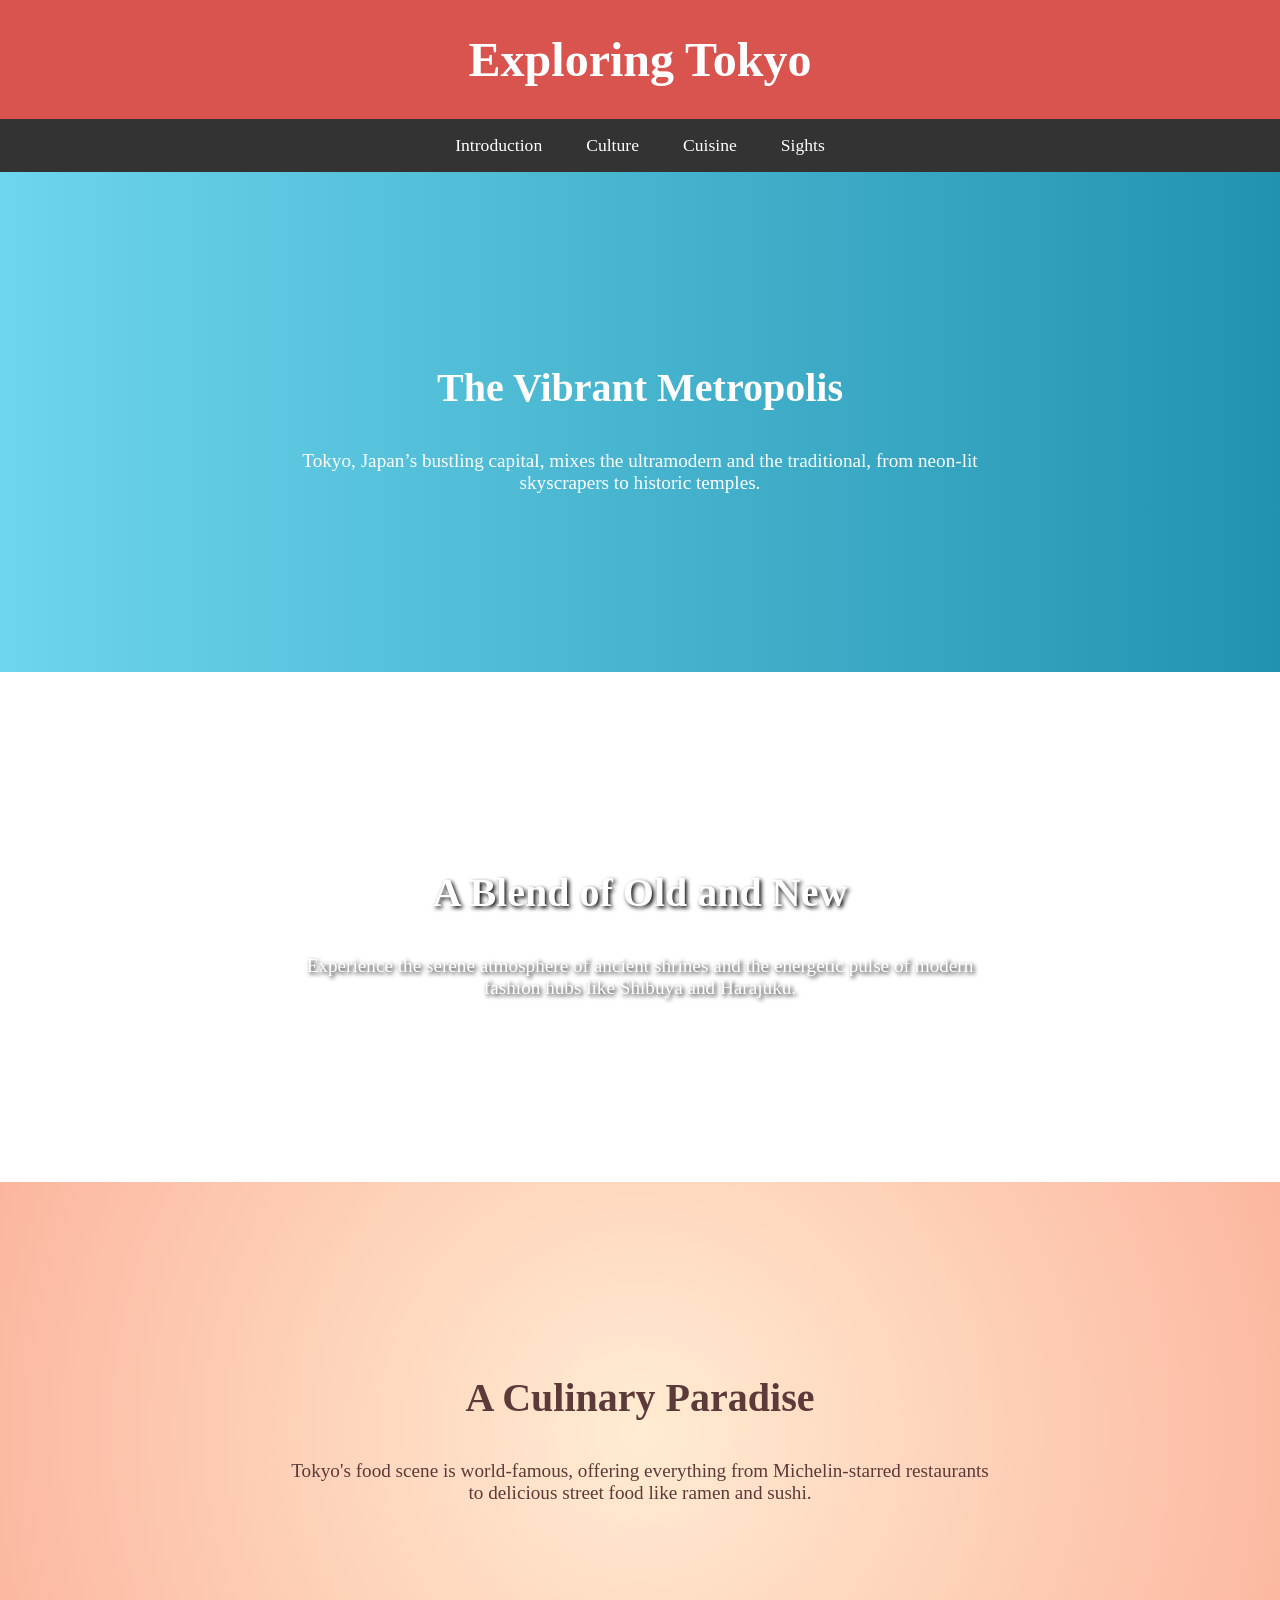
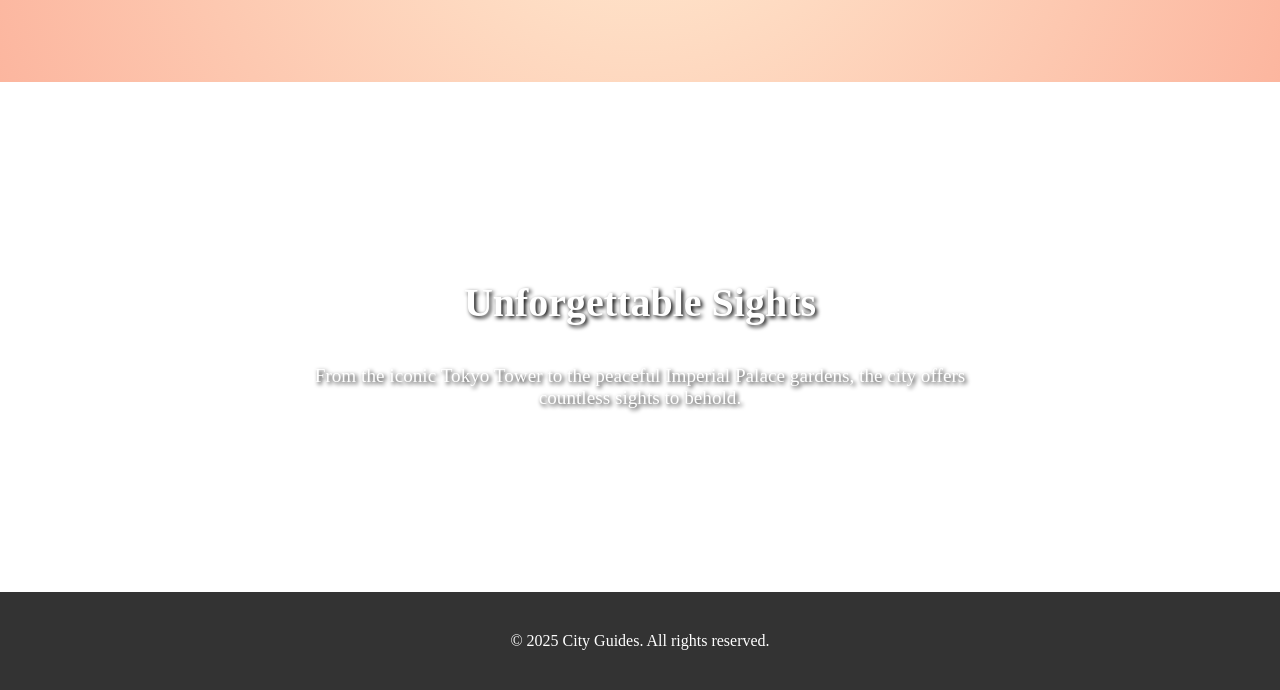
<file: Assignment-5/task_2_informational_webpage/index.html>
<!DOCTYPE html>
<html lang="en">
<head>
    <meta charset="UTF-8">
    <meta name="viewport" content="width=device-width, initial-scale=1.0">
    <title>About Tokyo</title>
    <link rel="stylesheet" href="style.css">
</head>
<body>
    <header>
        <h1>Exploring Tokyo</h1>
    </header>
    <nav>
        <a href="#intro">Introduction</a>
        <a href="#culture">Culture</a>
        <a href="#food">Cuisine</a>
        <a href="#sights">Sights</a>
    </nav>
    <main>
        <section id="intro">
            <h2>The Vibrant Metropolis</h2>
            <p>Tokyo, Japan’s bustling capital, mixes the ultramodern and the traditional, from neon-lit skyscrapers to historic temples.</p>
        </section>
        <section id="culture">
            <h2>A Blend of Old and New</h2>
            <p>Experience the serene atmosphere of ancient shrines and the energetic pulse of modern fashion hubs like Shibuya and Harajuku.</p>
        </section>
        <section id="food">
            <h2>A Culinary Paradise</h2>
            <p>Tokyo's food scene is world-famous, offering everything from Michelin-starred restaurants to delicious street food like ramen and sushi.</p>
        </section>
        <section id="sights">
            <h2>Unforgettable Sights</h2>
            <p>From the iconic Tokyo Tower to the peaceful Imperial Palace gardens, the city offers countless sights to behold.</p>
        </section>
    </main>
    <footer>
        <p>&copy; 2025 City Guides. All rights reserved.</p>
    </footer>
</body>
</html>
</file>
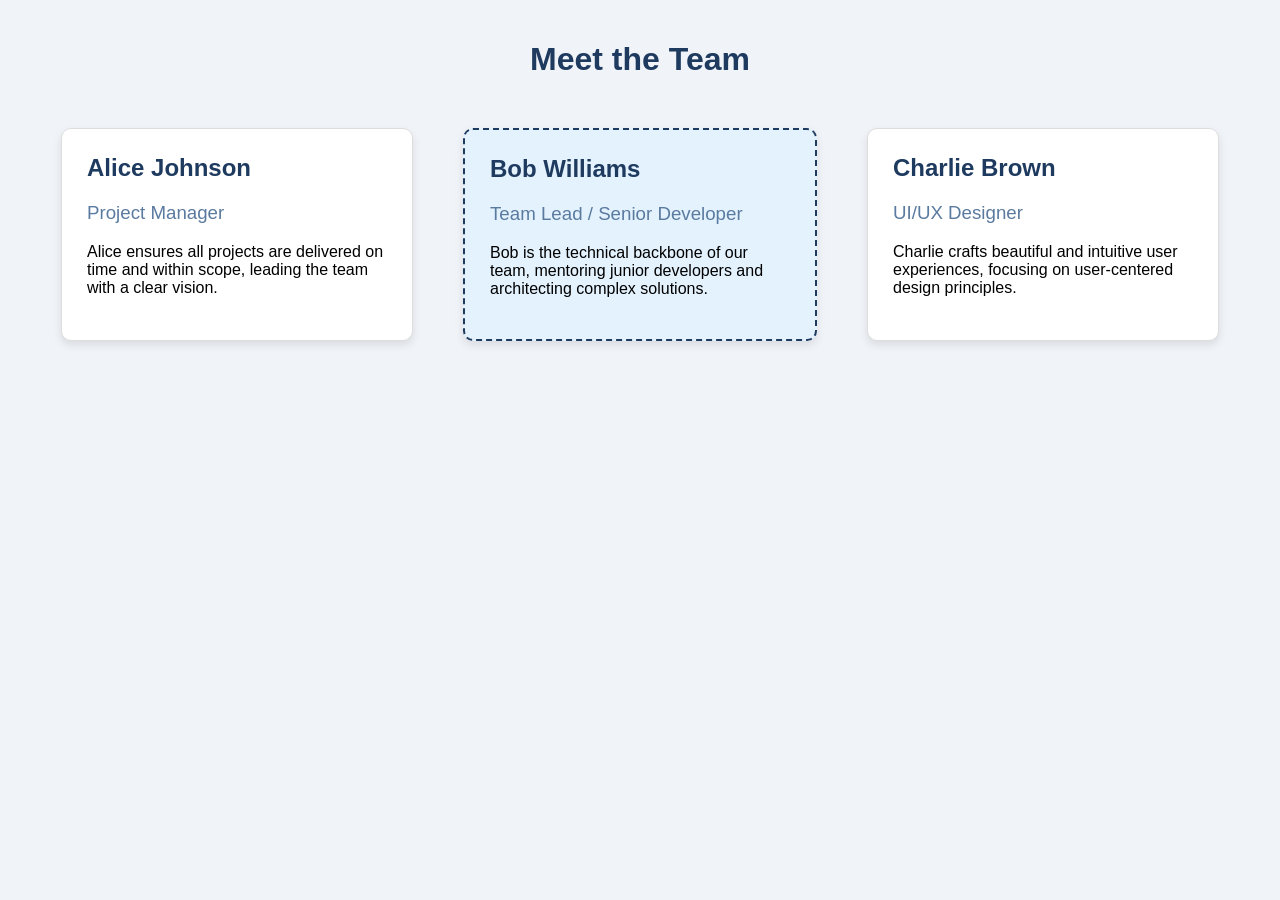
<file: Assignment-5/task_3_team_members_layout/index.html>
<!DOCTYPE html>
<html lang="en">
<head>
    <meta charset="UTF-8">
    <meta name="viewport" content="width=device-width, initial-scale=1.0">
    <title>Our Team</title>
    <link rel="stylesheet" href="style.css">
</head>
<body>
    <div class="container">
        <h1>Meet the Team</h1>
        <div class="team-layout">
            <div class="card">
                <h2>Alice Johnson</h2>
                <h3>Project Manager</h3>
                <p>Alice ensures all projects are delivered on time and within scope, leading the team with a clear vision.</p>
            </div>
            <div class="card highlight">
                <h2>Bob Williams</h2>
                <h3>Team Lead / Senior Developer</h3>
                <p>Bob is the technical backbone of our team, mentoring junior developers and architecting complex solutions.</p>
            </div>
            <div class="card">
                <h2>Charlie Brown</h2>
                <h3>UI/UX Designer</h3>
                <p>Charlie crafts beautiful and intuitive user experiences, focusing on user-centered design principles.</p>
            </div>
        </div>
    </div>
</body>
</html>
</file>
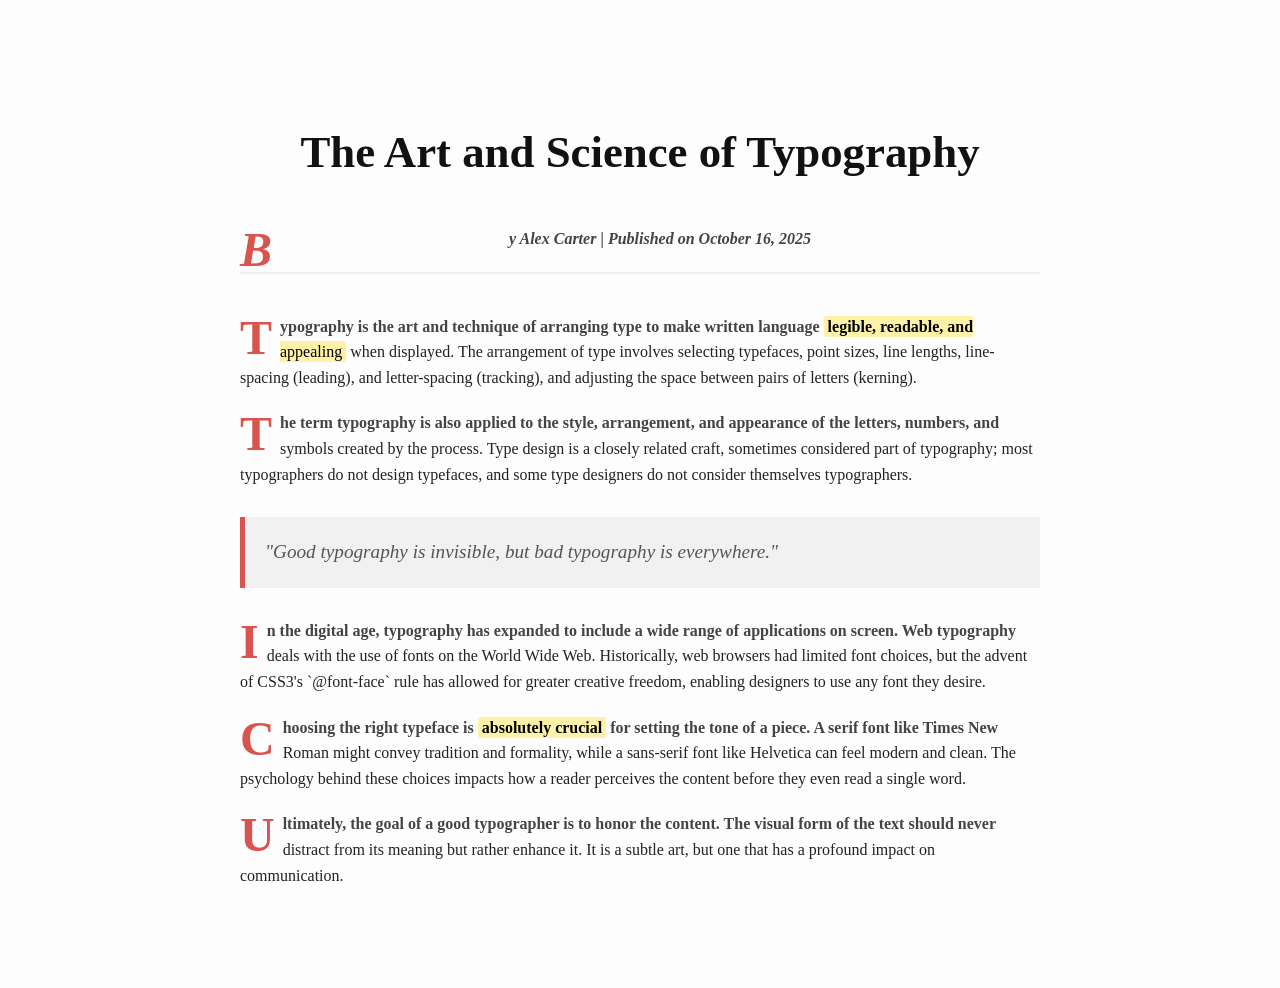
<file: Assignment-5/task_4_article_webpage/index.html>
<!DOCTYPE html>
<html lang="en">
<head>
    <meta charset="UTF-8">
    <meta name="viewport" content="width=device-width, initial-scale=1.0">
    <title>The Art of Typography</title>
    <link rel="stylesheet" href="style.css">
</head>
<body>
    <article>
        <header>
            <h1>The Art and Science of Typography</h1>
            <p class="subheading">By Alex Carter | Published on October 16, 2025</p>
        </header>

        <p>Typography is the art and technique of arranging type to make written language <mark>legible, readable, and appealing</mark> when displayed. The arrangement of type involves selecting typefaces, point sizes, line lengths, line-spacing (leading), and letter-spacing (tracking), and adjusting the space between pairs of letters (kerning).</p>

        <p>The term typography is also applied to the style, arrangement, and appearance of the letters, numbers, and symbols created by the process. Type design is a closely related craft, sometimes considered part of typography; most typographers do not design typefaces, and some type designers do not consider themselves typographers.</p>
        
        <blockquote>
            "Good typography is invisible, but bad typography is everywhere."
        </blockquote>

        <p>In the digital age, typography has expanded to include a wide range of applications on screen. Web typography deals with the use of fonts on the World Wide Web. Historically, web browsers had limited font choices, but the advent of CSS3's `@font-face` rule has allowed for greater creative freedom, enabling designers to use any font they desire.</p>

        <p>Choosing the right typeface is <mark>absolutely crucial</mark> for setting the tone of a piece. A serif font like Times New Roman might convey tradition and formality, while a sans-serif font like Helvetica can feel modern and clean. The psychology behind these choices impacts how a reader perceives the content before they even read a single word.</p>

        <p>Ultimately, the goal of a good typographer is to honor the content. The visual form of the text should never distract from its meaning but rather enhance it. It is a subtle art, but one that has a profound impact on communication.</p>
    </article>
</body>
</html>
</file>
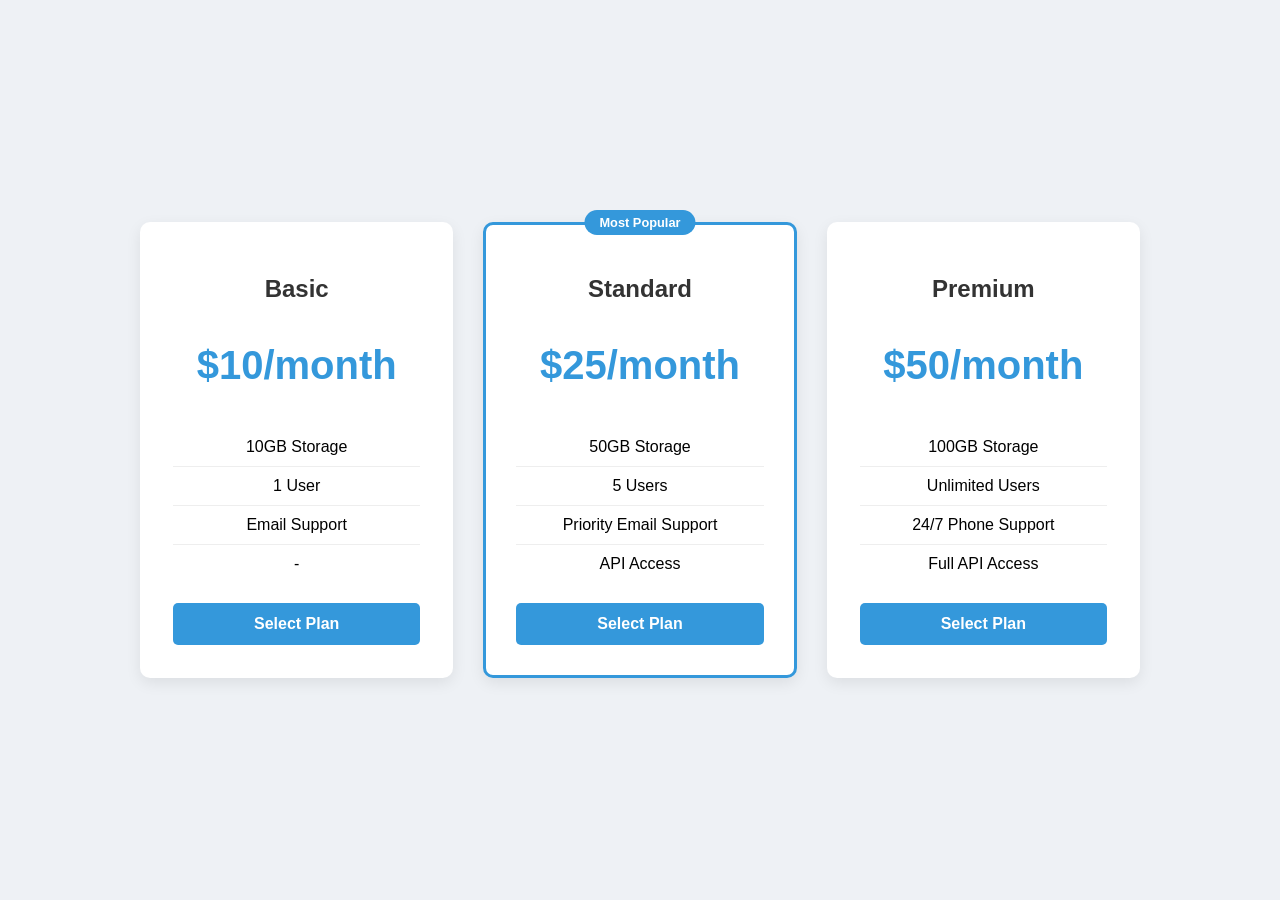
<file: Assignment-5/task_5_pricing_table/index.html>
<!DOCTYPE html>
<html lang="en">
<head>
    <meta charset="UTF-8">
    <meta name="viewport" content="width=device-width, initial-scale=1.0">
    <title>Pricing Plans</title>
    <link rel="stylesheet" href="style.css">
</head>
<body>
    <div class="pricing-container">
        <div class="plan">
            <h2>Basic</h2>
            <div class="price">$10/month</div>
            <ul>
                <li>10GB Storage</li>
                <li>1 User</li>
                <li>Email Support</li>
                <li>-</li>
            </ul>
            <a href="#" class="button">Select Plan</a>
        </div>
        <div class="plan popular">
            <h2>Standard</h2>
            <div class="price">$25/month</div>
            <ul>
                <li>50GB Storage</li>
                <li>5 Users</li>
                <li>Priority Email Support</li>
                <li>API Access</li>
            </ul>
            <a href="#" class="button">Select Plan</a>
        </div>
        <div class="plan">
            <h2>Premium</h2>
            <div class="price">$50/month</div>
            <ul>
                <li>100GB Storage</li>
                <li>Unlimited Users</li>
                <li>24/7 Phone Support</li>
                <li>Full API Access</li>
            </ul>
            <a href="#" class="button">Select Plan</a>
        </div>
    </div>
</body>
</html>
</file>
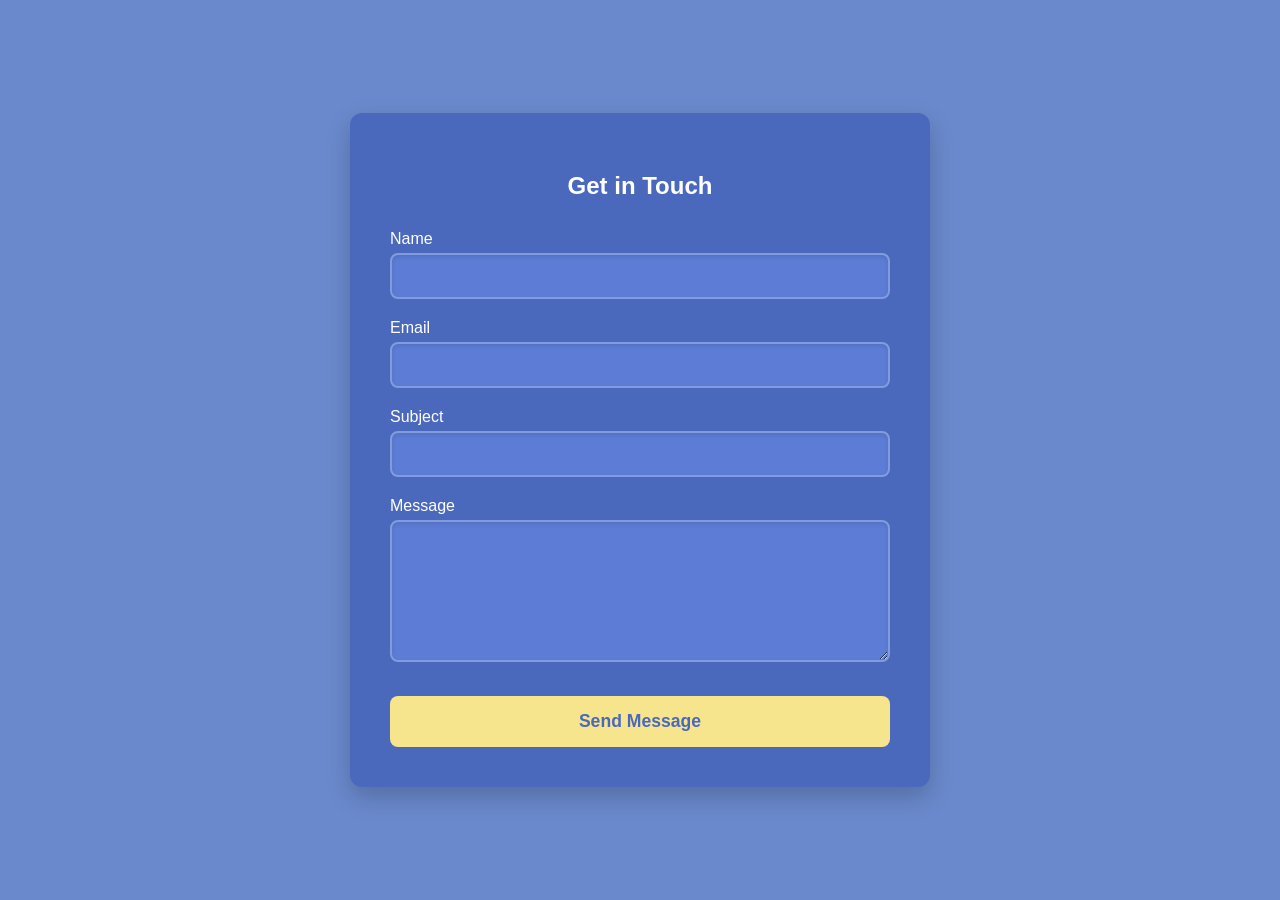
<file: Assignment-5/task_7_contact_page/index.html>
<!DOCTYPE html>
<html lang="en">
<head>
    <meta charset="UTF-8">
    <meta name="viewport" content="width=device-width, initial-scale=1.0">
    <title>Contact Us</title>
    <link rel="stylesheet" href="style.css">
</head>
<body>
    <div class="form-container">
        <form action="#">
            <h2>Get in Touch</h2>
            
            <label for="name">Name</label>
            <input type="text" id="name" name="name" required>
            
            <label for="email">Email</label>
            <input type="email" id="email" name="email" required>
            
            <label for="subject">Subject</label>
            <input type="text" id="subject" name="subject" required>
            
            <label for="message">Message</label>
            <textarea id="message" name="message" rows="6" required></textarea>
            
            <button type="submit">Send Message</button>
        </form>
    </div>
</body>
</html>
</file>
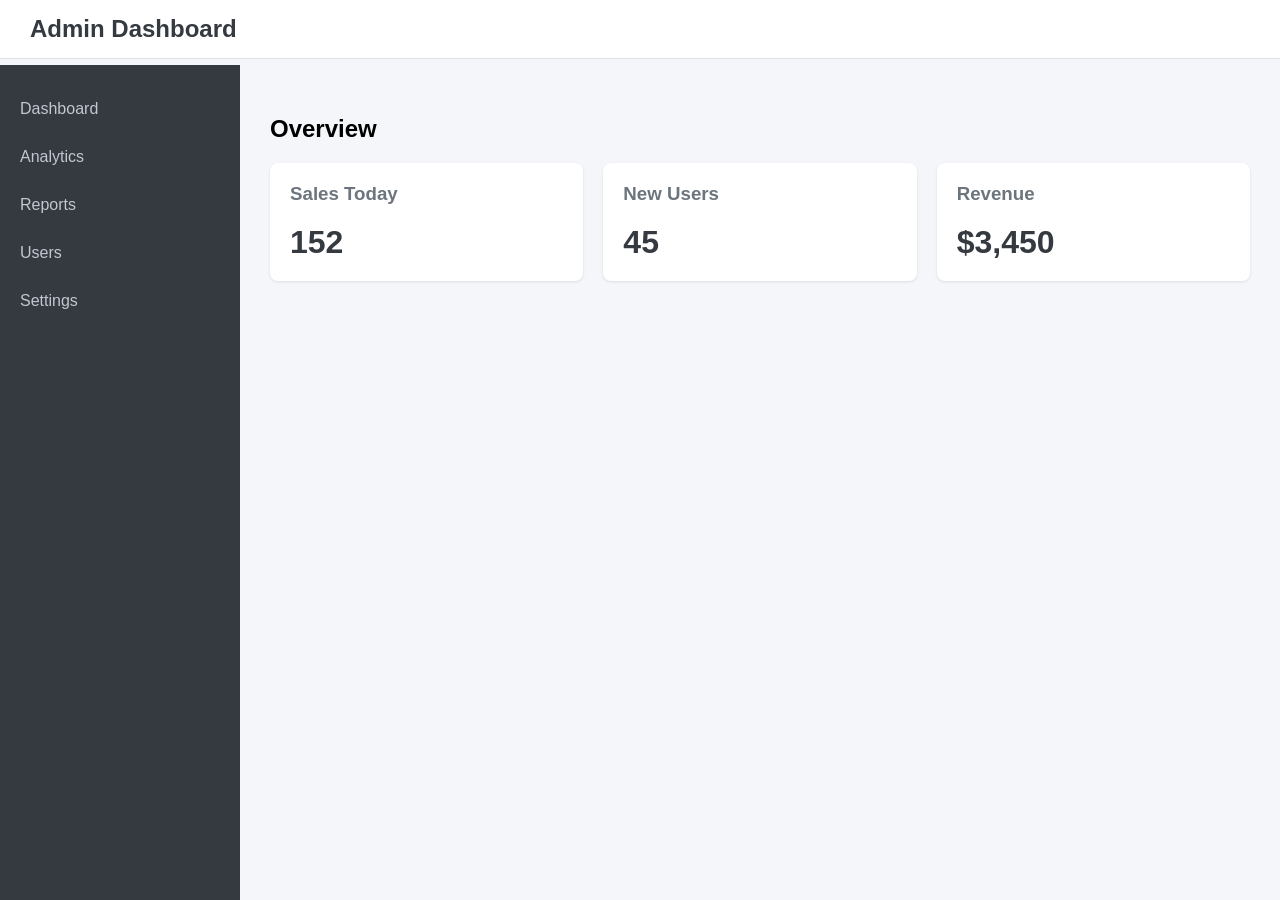
<file: Assignment-5/task_8_dashboard_layout/index.html>
<!DOCTYPE html>
<html lang="en">
<head>
    <meta charset="UTF-8">
    <meta name="viewport" content="width=device-width, initial-scale=1.0">
    <title>Dashboard</title>
    <link rel="stylesheet" href="style.css">
</head>
<body>
    <header class="dashboard-header">
        <h1>Admin Dashboard</h1>
    </header>

    <div class="dashboard-container">
        <aside class="sidebar">
            <nav>
                <ul>
                    <li><a href="#">Dashboard</a></li>
                    <li><a href="#">Analytics</a></li>
                    <li><a href="#">Reports</a></li>
                    <li><a href="#">Users</a></li>
                    <li><a href="#">Settings</a></li>
                </ul>
            </nav>
        </aside>

        <main class="main-content">
            <h2>Overview</h2>
            <div class="content-boxes">
                <div class="box">
                    <h3>Sales Today</h3>
                    <p>152</p>
                </div>
                <div class="box">
                    <h3>New Users</h3>
                    <p>45</p>
                </div>
                 <div class="box">
                    <h3>Revenue</h3>
                    <p>$3,450</p>
                </div>
            </div>
        </main>
    </div>
</body>
</html>
</file>
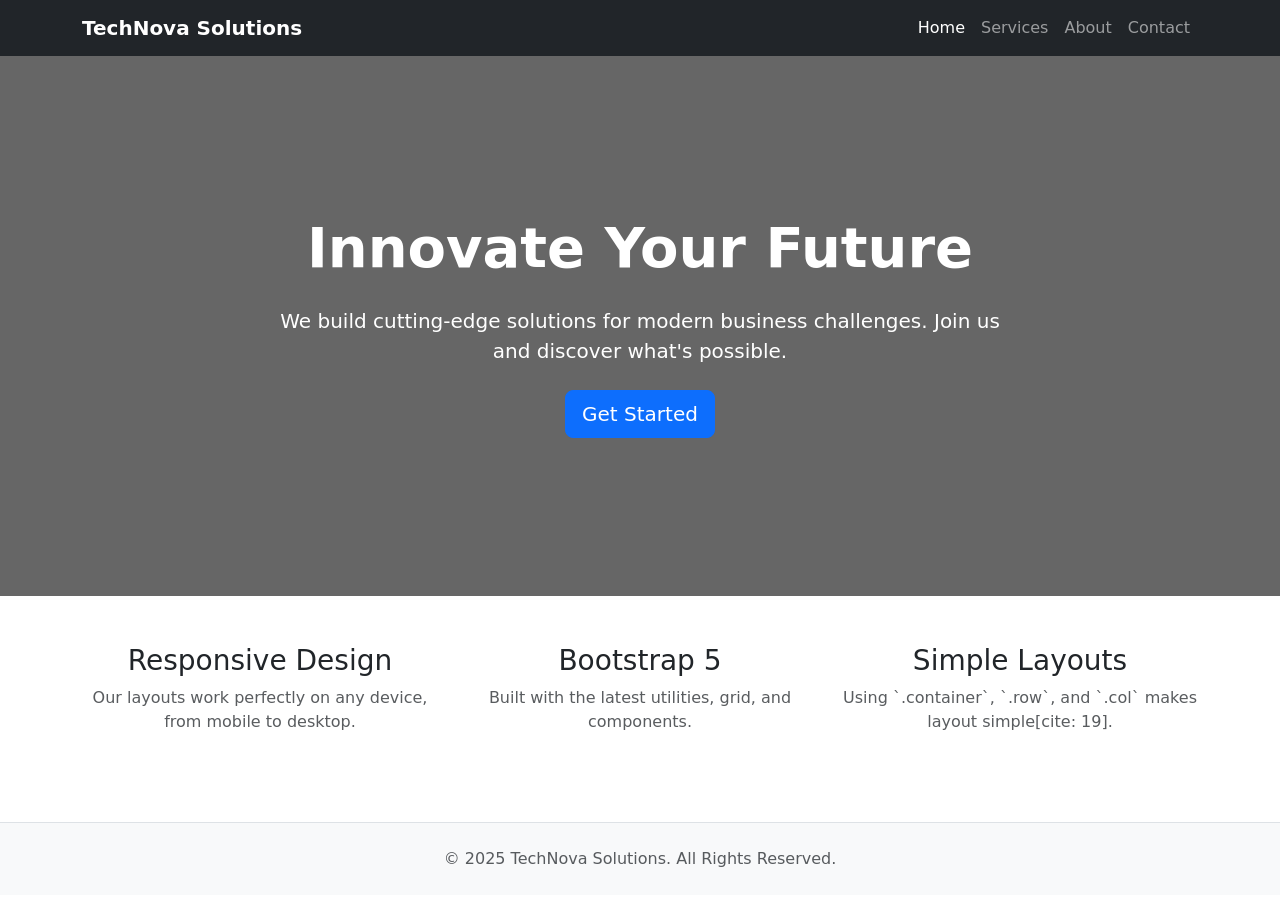
<file: Bootstrap/1_Company_Landing_Page/index.html>
<!DOCTYPE html>
<html lang="en">
<head>
    <meta charset="UTF-8">
    <meta name="viewport" content="width=device-width, initial-scale=1.0">
    <title>Company Landing Page</title>
    
    <link href="https://cdn.jsdelivr.net/npm/bootstrap@5.3.3/dist/css/bootstrap.min.css" rel="stylesheet" integrity="sha384-QWTKZyjpPEjISv5WaRU9OFeRpok6YctnYmDr5pNlyT2bRjXh0JMhjY6hW+ALEwIH" crossorigin="anonymous">
    
    <link rel="stylesheet" href="style.css">
</head>
<body>

    <header>
        <nav class="navbar navbar-expand-lg navbar-dark bg-dark">
            <div class="container">
                <a class="navbar-brand fw-bold" href="#">TechNova Solutions</a>
                <button class="navbar-toggler" type="button" data-bs-toggle="collapse" data-bs-target="#navbarNav" aria-controls="navbarNav" aria-expanded="false" aria-label="Toggle navigation">
                    <span class="navbar-toggler-icon"></span>
                </button>
                <div class="collapse navbar-collapse" id="navbarNav">
                    <ul class="navbar-nav ms-auto">
                        <li class="nav-item">
                            <a class="nav-link active" aria-current="page" href="#">Home</a>
                        </li>
                        <li class="nav-item">
                            <a class="nav-link" href="#">Services</a>
                        </li>
                        <li class="nav-item">
                            <a class="nav-link" href="#">About</a>
                        </li>
                        <li class="nav-item">
                            <a class="nav-link" href="#">Contact</a>
                        </li>
                    </ul>
                </div>
            </div>
        </nav>
    </header>

    <main>
        <section class="hero-section text-center py-5 text-white">
            <div class="container">
                <div class="row">
                    <div class="col-lg-8 mx-auto">
                        <h1 class="display-4 fw-bold">Innovate Your Future</h1>
                        <p class="lead my-4">We build cutting-edge solutions for modern business challenges. Join us and discover what's possible.</p>
                        <a href="#" class="btn btn-primary btn-lg">Get Started</a>
                    </div>
                </div>
            </div>
        </section>

        <section class="features-section py-5">
            <div class="container">
                <div class="row text-center">
                    <div class="col-md-4 mb-4">
                        <h3 class="fw-light">Responsive Design</h3>
                        <p class="text-muted">Our layouts work perfectly on any device, from mobile to desktop.</p>
                    </div>
                    <div class="col-md-4 mb-4">
                        <h3 class="fw-light">Bootstrap 5</h3>
                        <p class="text-muted">Built with the latest utilities, grid, and components.</p>
                    </div>
                    <div class="col-md-4 mb-4">
                        <h3 class="fw-light">Simple Layouts</h3>
                        <p class="text-muted">Using `.container`, `.row`, and `.col` makes layout simple[cite: 19].</p>
                    </div>
                </div>
            </div>
        </section>
    </main>

    <footer class="py-4 bg-light border-top">
        <div class="container">
            <p class="text-center text-muted mb-0">&copy; 2025 TechNova Solutions. All Rights Reserved.</p>
        </div>
    </footer>

    <script src="https://cdn.jsdelivr.net/npm/bootstrap@5.3.3/dist/js/bootstrap.bundle.min.js" integrity="sha384-YvpcrYf0tY3lHB60NNkmXc5s9fDVZLESaAA55NDzOxhy9GkcIdslK1eN7N6jIeHz" crossorigin="anonymous"></script>
</body>
</html>
</file>
<file: Assignment-5/task_2_informational_webpage/style.css>
/* Basic Reset */
body, html {
    margin: 0;
    padding: 0;
    font-family: Georgia, serif;
    color: #333;
    scroll-behavior: smooth;
}

/* Header, Nav, and Footer */
header {
    background-color: #d9534f;
    color: white;
    text-align: center;
    padding: 2rem 0;
}

header h1 {
    font-size: 3rem;
    font-weight: 900;
    margin: 0;
}

nav {
    background-color: #333;
    padding: 1rem;
    text-align: center;
    position: sticky;
    top: 0;
    z-index: 100;
}

nav a {
    color: white;
    margin: 0 20px;
    text-decoration: none;
    font-size: 1.1rem;
}

footer {
    background-color: #333;
    color: white;
    text-align: center;
    padding: 1.5rem 0;
}

/* Main Content Sections */
main section {
    min-height: 400px;
    display: flex;
    flex-direction: column;
    justify-content: center;
    align-items: center;
    padding: 50px 20px; /* Padding for spacing */
    border-bottom: 5px solid #fff; /* Border to define sections */
    text-align: center;
}

main section h2 {
    font-size: 2.5rem; /* Different heading font size */
    font-weight: 700; /* Bolder heading */
    margin-bottom: 20px; /* Margin for spacing */
}

main section p {
    font-size: 1.2rem;
    max-width: 700px;
}

/* Section 1: Linear Gradient Background */
#intro {
    background: linear-gradient(to right, #6dd5ed, #2193b0);
    color: white;
}

/* Section 2: Parallax Background Image */
#culture {
    background-image: url('https://images.unsplash.com/photo-1542051841857-5f90071e7989?q=80&w=2070');
    background-attachment: fixed;
    background-position: center;
    background-size: cover;
    color: white;
    text-shadow: 2px 2px 4px #000;
}

/* Section 3: Radial Gradient Background */
#food {
    background: radial-gradient(circle, #ffecd2 0%, #fcb69f 100%);
    color: #5c3a3a;
}

/* Section 4: Parallax Background Image */
#sights {
    background-image: url('https://images.unsplash.com/photo-1513407030348-c983a97b98d8?q=80&w=2072');
    background-attachment: fixed;
    background-position: center;
    background-size: cover;
    color: white;
    text-shadow: 2px 2px 4px #000;
}
</file>
<file: Assignment-5/task_3_team_members_layout/style.css>
body {
    font-family: 'Segoe UI', Tahoma, Geneva, Verdana, sans-serif;
    background-color: #f0f4f8;
    margin: 0;
    padding: 20px;
}

.container {
    max-width: 1200px;
    margin: 0 auto;
    text-align: center;
}

h1 {
    color: #1e3a5f;
    margin-bottom: 40px;
}

/* Flexbox for the 3-column layout */
.team-layout {
    display: flex;
    justify-content: center;
    gap: 30px; /* Space between cards */
}

/* Styling for each team member card */
.card {
    background-color: #ffffff;
    /* Box Model: Padding, Border, Margin */
    padding: 25px; /* Uniform padding */
    margin: 10px; /* Uniform margin */
    border: 1px solid #ddd;
    border-radius: 10px; /* Rounded corners */
    box-shadow: 0 4px 8px rgba(0, 0, 0, 0.1); /* Shadow effect */
    flex: 1; /* Allows cards to grow equally */
    max-width: 300px;
    text-align: left;
}

.card h2 {
    margin-top: 0;
    color: #1e3a5f;
}

.card h3 {
    color: #5a7a9f;
    font-weight: normal;
}

/* Highlighting the Team Lead card */
.card.highlight {
    background-color: #e3f2fd;
    border: 2px dashed #1e3a5f; /* Different border style */
}

/* Responsive layout for screens smaller than 600px */
@media (max-width: 600px) {
    .team-layout {
        flex-direction: column; /* Stacks cards vertically */
        align-items: center; /* Centers the single column */
    }
}
</file>
<file: Assignment-5/task_4_article_webpage/style.css>
body {
    font-family: 'Georgia', serif;
    line-height: 1.6;
    background-color: #fdfdfd;
    color: #222;
    margin: 0;
    padding: 20px;
}

article {
    max-width: 800px;
    margin: 40px auto;
    padding: 20px;
}

header {
    text-align: center;
    border-bottom: 2px solid #eee;
    margin-bottom: 40px;
}

h1 {
    font-size: 2.8em;
    color: #111;
}

.subheading {
    font-style: italic;
    color: #666;
}

/* Consistent spacing between paragraphs */
p {
    margin-bottom: 20px; /* Adds space below each paragraph */
}

/* Style the first letter of each paragraph */
p::first-letter {
    font-size: 3em; /* Larger font size */
    font-weight: bold;
    color: #d9534f;
    float: left;
    margin-right: 8px;
    line-height: 1;
}

/* Make the first line of each paragraph bold */
p::first-line {
    font-weight: bold;
    color: #444;
}

/* Style the blockquote section */
blockquote {
    margin: 30px 0;
    padding: 20px;
    background-color: #f1f1f1; /* Background color for emphasis */
    border-left: 5px solid #d9534f; /* Left border */
    font-style: italic;
    font-size: 1.2em;
    color: #555;
}

/* Custom styling for the <mark> tag */
mark {
    background-color: #fff2a8; /* Custom background color */
    padding: 2px 4px;
    border-radius: 3px;
}
</file>
<file: Assignment-5/task_5_pricing_table/style.css>
body {
    font-family: 'Lato', sans-serif;
    background-color: #eef1f5;
    display: flex;
    justify-content: center;
    align-items: center;
    min-height: 100vh;
    margin: 0;
}

.pricing-container {
    display: flex; /* Using flexbox for columns */
    gap: 30px;
    max-width: 1000px;
    width: 100%;
    padding: 20px;
}

.plan {
    background-color: white;
    border-radius: 10px;
    box-shadow: 0 5px 15px rgba(0, 0, 0, 0.08);
    text-align: center;
    padding: 30px;
    flex: 1; /* Each plan takes equal space */
    display: flex;
    flex-direction: column;
    border: 3px solid transparent;
    transition: transform 0.3s ease, background-color 0.3s ease; /* Smooth transition */
}

/* Hover effect on each plan */
.plan:hover {
    transform: scale(1.05); /* Slightly enlarges the box */
    background-color: #f9f9f9;
}

.plan h2 {
    font-size: 1.5rem;
    color: #333;
}

.price {
    font-size: 2.5rem;
    font-weight: bold;
    color: #3498db;
    margin: 20px 0;
}

.plan ul {
    list-style: none;
    padding: 0;
    margin: 20px 0;
    flex-grow: 1; /* Ensures list grows to push button down, maintaining equal height */
}

.plan li {
    padding: 10px 0;
    border-bottom: 1px solid #eee;
}

.plan li:last-child {
    border-bottom: none;
}

.button {
    display: inline-block;
    background-color: #3498db;
    color: white;
    padding: 12px 25px;
    text-decoration: none;
    border-radius: 5px;
    font-weight: bold;
    margin-top: auto; /* Pushes button to the bottom */
}

/* Highlighting the most popular plan */
.plan.popular {
    border-color: #3498db; /* Different border color */
    position: relative;
}

.plan.popular::before {
    content: "Most Popular";
    position: absolute;
    top: -15px;
    left: 50%;
    transform: translateX(-50%);
    background-color: #3498db;
    color: white;
    padding: 5px 15px;
    border-radius: 20px;
    font-size: 0.8rem;
    font-weight: bold;
}
</file>
<file: Assignment-5/task_7_contact_page/style.css>
body {
    margin: 0;
    font-family: -apple-system, BlinkMacSystemFont, 'Segoe UI', Roboto, Oxygen, Ubuntu, Cantarell, 'Open Sans', 'Helvetica Neue', sans-serif;
    background-color: #6a89cc; /* Consistent theme background color */
    color: #fff;
    /* Centering the form vertically and horizontally */
    display: flex;
    justify-content: center;
    align-items: center;
    min-height: 100vh;
}

.form-container {
    background-color: #4a69bd; /* Form background color */
    padding: 40px;
    border-radius: 12px;
    box-shadow: 0 10px 25px rgba(0, 0, 0, 0.2);
    width: 100%;
    max-width: 500px;
}

form h2 {
    text-align: center;
    margin-bottom: 30px;
}

/* Style all inputs and textarea */
input[type="text"],
input[type="email"],
textarea {
    width: 100%;
    padding: 12px; /* Padding inside the fields */
    border: 2px solid #829bde;
    border-radius: 8px; /* Rounded corners */
    background-color: #5c7cd6;
    color: #fff;
    font-size: 1rem;
    box-sizing: border-box; /* Ensures padding doesn't affect width */
    box-shadow: inset 0 2px 4px rgba(0, 0, 0, 0.1); /* Subtle inner shadow */
    transition: border-color 0.3s ease;
}

/* Add spacing between fields using margins */
label {
    display: block;
    margin-top: 20px;
    margin-bottom: 5px;
}

label:first-of-type {
    margin-top: 0;
}

/* Change border color on focus */
input:focus,
textarea:focus {
    outline: none;
    border-color: #f6e58d; /* Highlight color on focus */
}

button {
    width: 100%;
    padding: 15px;
    margin-top: 30px;
    border: none;
    border-radius: 8px;
    background-color: #f6e58d;
    color: #4a69bd;
    font-size: 1.1rem;
    font-weight: bold;
    cursor: pointer;
    transition: background-color 0.3s ease;
}

button:hover {
    background-color: #f9d75b;
}
</file>
<file: Assignment-5/task_8_dashboard_layout/style.css>
/* Basic Reset */
body, html {
    margin: 0;
    padding: 0;
    font-family: Arial, sans-serif;
    background-color: #f4f6f9;
}

/* Fixed Header */
.dashboard-header {
    background-color: #ffffff;
    padding: 15px 30px;
    border-bottom: 1px solid #dee2e6;
    position: fixed;
    top: 0;
    width: 100%;
    z-index: 1000;
    box-sizing: border-box;
}

.dashboard-header h1 {
    margin: 0;
    font-size: 1.5rem;
    color: #343a40;
}

/* Flexbox for main layout */
.dashboard-container {
    display: flex;
    padding-top: 65px; /* Height of the header */
}

/* Sidebar Navigation */
.sidebar {
    width: 240px;
    background-color: #343a40;
    color: #fff;
    min-height: calc(100vh - 65px); /* Full screen height minus header */
    position: fixed;
    left: 0;
    padding-top: 20px;
}

.sidebar nav ul {
    list-style: none;
    padding: 0;
    margin: 0;
}

.sidebar nav li a {
    display: block;
    padding: 15px 20px;
    color: #c2c7d0;
    text-decoration: none;
    transition: background-color 0.2s;
}

.sidebar nav li a:hover {
    background-color: #495057;
}

/* Main Content Area */
.main-content {
    margin-left: 240px; /* Space for the sidebar */
    padding: 30px;
    width: 100%;
}

.content-boxes {
    display: flex;
    gap: 20px; /* Even spacing between boxes */
}

.box {
    background-color: #ffffff;
    padding: 20px;
    border-radius: 8px;
    box-shadow: 0 1px 3px rgba(0, 0, 0, 0.1); /* Subtle shadow */
    flex: 1;
}

.box h3 {
    margin-top: 0;
    color: #6c757d;
}

.box p {
    font-size: 2rem;
    font-weight: bold;
    margin: 0;
    color: #343a40;
}

/* Responsive: Sidebar stacks above content on small screens */
@media (max-width: 768px) {
    .dashboard-container {
        flex-direction: column;
    }

    .sidebar {
        width: 100%;
        min-height: auto;
        position: static; /* Remove fixed positioning */
    }
    
    .main-content {
        margin-left: 0; /* Remove margin */
    }
    
    .content-boxes {
        flex-direction: column;
    }
}
</file>
<file: Bootstrap/1_Company_Landing_Page/style.css>
.hero-section {
  background: url('https://images.unsplash.com/photo-1550745165-9bc0b252726c?ixlib=rb-4.0.3&ixid=M3wxMjA3fDB8MHxwaG90by1wYWdlfHx8fGVufDB8fHx8fA%3D%3D&auto=format&fit=crop&w=1740&q=80') no-repeat center center;
  background-size: cover;
  
  background-color: rgba(0, 0, 0, 0.6);
  background-blend-mode: overlay;

  min-height: 60vh;
  
  display: flex;
  align-items: center;
  justify-content: center;
}
</file>
